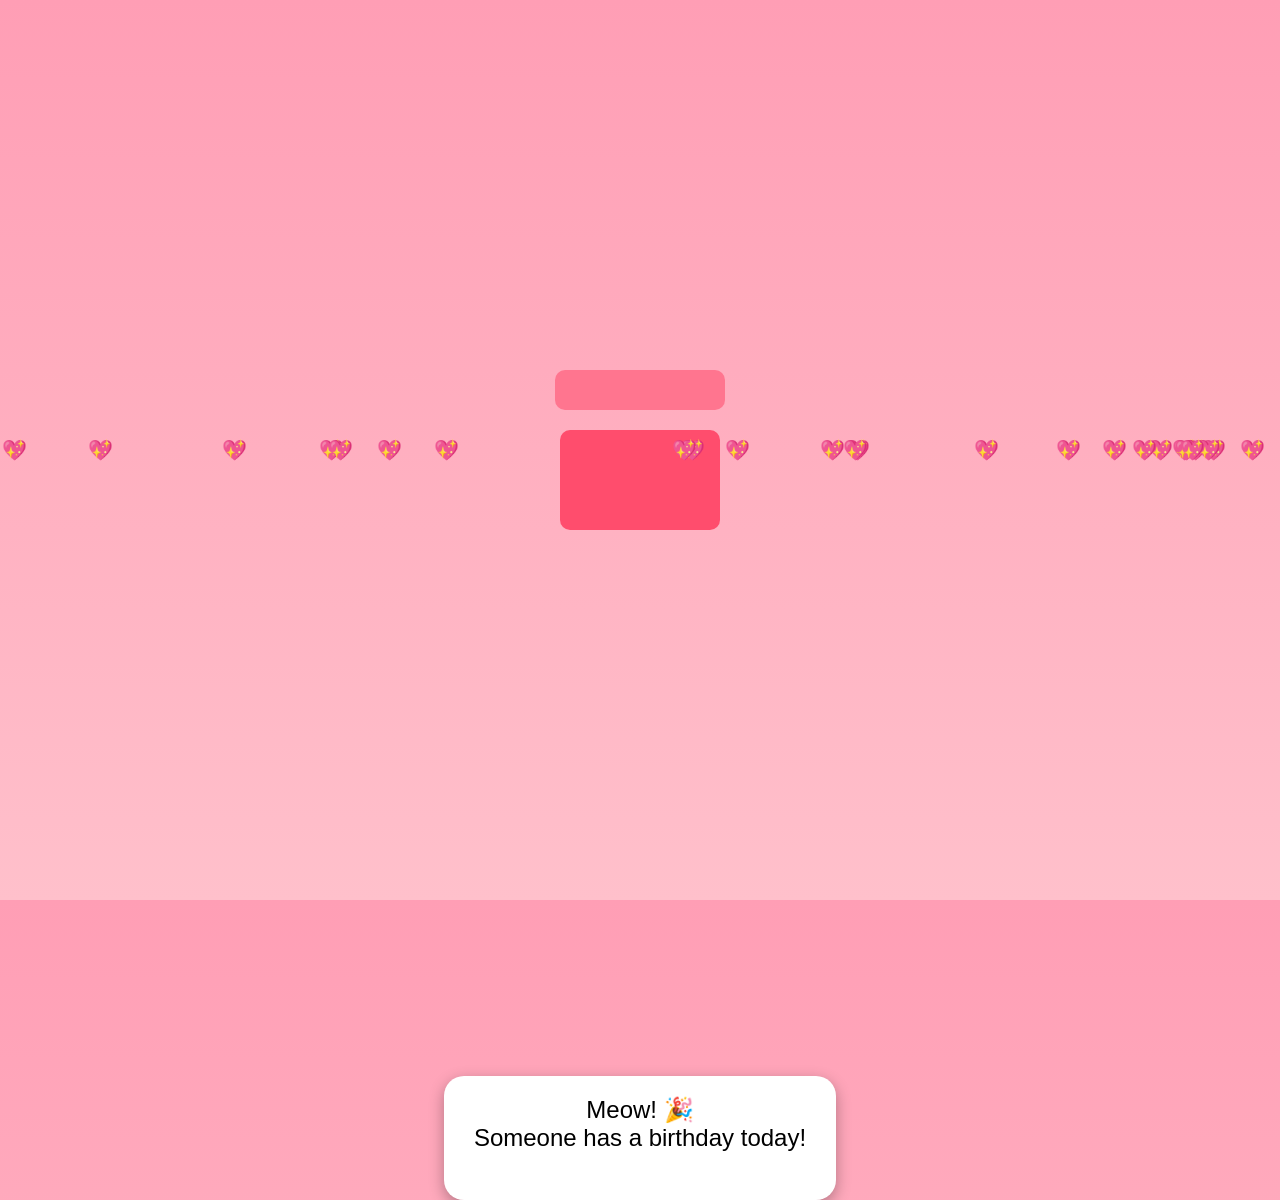
<file: index.html>
<!DOCTYPE html>

<html lang="en">

<head>
<meta charset="UTF-8">
<meta name="viewport" content="width=device-width, initial-scale=1.0">

<title>Birthday Surprise</title>

<style>

/* Page */

body{
margin:0;
height:100vh;
display:flex;
justify-content:center;
align-items:center;
flex-direction:column;
font-family:Arial;
background:linear-gradient(#ff9eb5,#ffc0cb);
overflow:hidden;
text-align:center;
}

/* Gift */

.gift{
position:relative;
width:160px;
height:160px;
cursor:pointer;
}

/* Box */

.box{
width:160px;
height:100px;
background:#ff4d6d;
position:absolute;
bottom:0;
border-radius:10px;
}

/* Lid */

.lid{
width:170px;
height:40px;
background:#ff758f;
position:absolute;
top:0;
left:-5px;
border-radius:10px;
transition:0.7s;
}

/* Cat */

.cat{
position:absolute;
font-size:70px;
top:40px;
left:45px;
opacity:0;
transition:0.7s;
}

/* Message bubble */

.bubble{
position:absolute;
bottom:-300px;
background:white;
padding:20px 30px;
border-radius:20px;
box-shadow:0 5px 15px rgba(0,0,0,0.3);
font-size:24px;
transition:1s;
}

/* Button */

.btn{
margin-top:20px;
padding:12px 25px;
font-size:18px;
border:none;
background:#ff4d6d;
color:white;
border-radius:30px;
cursor:pointer;
display:none;
}

/* Floating hearts */

.heart{
position:absolute;
font-size:20px;
animation:float 6s linear infinite;
}

@keyframes float{

0%{
transform:translateY(100vh);
opacity:0;
}

50%{
opacity:1;
}

100%{
transform:translateY(-100vh);
opacity:0;
}

}

/* Confetti */

canvas{
position:fixed;
top:0;
left:0;
pointer-events:none;
}

</style>

</head>

<body>

<div class="gift" onclick="openGift()">

<div class="lid"></div>

<div class="box"></div>

<div class="cat">🐱</div>

</div>

<div class="bubble" id="bubble">

Meow! 🎉 <br>
Someone has a birthday today!

<br><br>

<button class="btn" id="btn" onclick="goCake()">
Cut the Birthday Cake 🎂
</button>

</div>

<canvas id="confetti"></canvas>

<script>

/* Floating hearts */

for(let i=0;i<25;i++){

let heart=document.createElement("div")

heart.className="heart"
heart.innerHTML="💖"

heart.style.left=Math.random()*100+"vw"
heart.style.animationDuration=(4+Math.random()*4)+"s"

document.body.appendChild(heart)

}

/* Gift open */

function openGift(){

document.querySelector(".lid").style.transform="translateY(-80px) rotate(-15deg)"

document.querySelector(".cat").style.opacity=1

document.getElementById("bubble").style.bottom="120px"

document.getElementById("btn").style.display="inline-block"

startConfetti()

}

/* Redirect to cake page */

function goCake(){

window.location.href="cake.html"

}

/* Confetti */

const canvas=document.getElementById("confetti")
const ctx=canvas.getContext("2d")

canvas.width=window.innerWidth
canvas.height=window.innerHeight

let pieces=[]

for(let i=0;i<150;i++){

pieces.push({
x:Math.random()*canvas.width,
y:Math.random()*canvas.height,
r:Math.random()*6+4,
d:Math.random()*10
})

}

function draw(){

ctx.clearRect(0,0,canvas.width,canvas.height)

ctx.fillStyle="white"

for(let i=0;i<pieces.length;i++){

let p=pieces[i]

ctx.beginPath()
ctx.arc(p.x,p.y,p.r,0,Math.PI*2)
ctx.fill()

}

update()

requestAnimationFrame(draw)

}

function update(){

for(let i=0;i<pieces.length;i++){

let p=pieces[i]

p.y+=Math.cos(p.d)+1

if(p.y>canvas.height){
p.y=0
}

}

}

function startConfetti(){

draw()

}

</script>

</body>
</html>
</file>
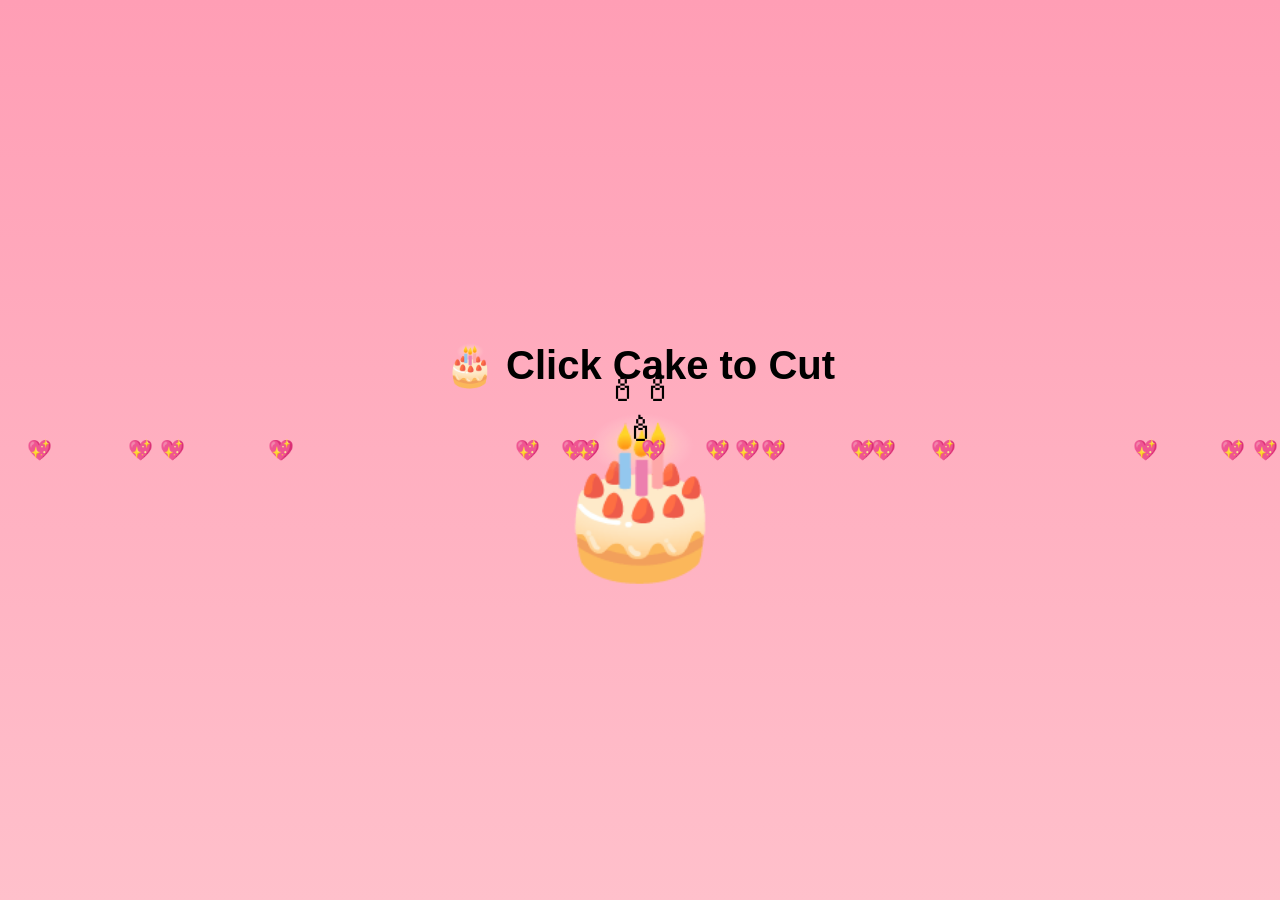
<file: cake.html>
<!DOCTYPE html>

<html lang="en">

<head>
<meta charset="UTF-8">
<meta name="viewport" content="width=device-width, initial-scale=1.0">

<title>Cut the Cake</title>

<style>

/* Page */

body{
margin:0;
height:100vh;
display:flex;
flex-direction:column;
justify-content:center;
align-items:center;
font-family:Arial;
background:linear-gradient(#ff9eb5,#ffc0cb);
text-align:center;
overflow:hidden;
}

/* Title */

h1{
font-size:40px;
margin-bottom:20px;
}

/* Cake container */

.cake-container{
position:relative;
cursor:pointer;
}

/* Cake */

.cake{
font-size:150px;
transition:0.4s;
}

.cake:hover{
transform:scale(1.1);
}

/* Candles */

.candles{
position:absolute;
top:-40px;
left:50%;
transform:translateX(-50%);
font-size:35px;
}

/* Knife */

.knife{
font-size:60px;
position:absolute;
right:-90px;
top:40px;
opacity:0;
transition:1s;
}

/* Slice */

.slice{
font-size:80px;
position:absolute;
top:40px;
left:40px;
opacity:0;
transition:1s;
}

/* Message */

.msg{
margin-top:25px;
font-size:28px;
display:none;
}

/* Button */

.btn{
margin-top:25px;
padding:12px 28px;
font-size:18px;
border:none;
background:#ff4d6d;
color:white;
border-radius:30px;
cursor:pointer;
display:none;
}

/* Floating hearts */

.heart{
position:absolute;
font-size:20px;
animation:float 6s linear infinite;
}

@keyframes float{

0%{
transform:translateY(100vh);
opacity:0;
}

50%{
opacity:1;
}

100%{
transform:translateY(-100vh);
opacity:0;
}

}

/* Fireworks canvas */

canvas{
position:fixed;
top:0;
left:0;
pointer-events:none;
}

</style>

</head>

<body>

<h1>🎂 Click Cake to Cut</h1>

<div class="cake-container" onclick="cutCake()">

<div class="candles" id="candles">🕯🕯🕯</div>

<div class="cake" id="cakeEmoji">🎂</div>

<div class="knife" id="knife">🔪</div>

<div class="slice" id="slice">🍰</div>

</div>

<div class="msg" id="msg">
🎉 Happy Birthday! 🎉
</div>

<button class="btn" id="btn" onclick="goLetter()">
Read Birthday Letter 💌
</button>

<canvas id="fireworks"></canvas>

<script>

/* Floating hearts */

for(let i=0;i<20;i++){

let heart=document.createElement("div")
heart.className="heart"
heart.innerHTML="💖"

heart.style.left=Math.random()*100+"vw"
heart.style.animationDuration=(4+Math.random()*4)+"s"

document.body.appendChild(heart)

}

/* Cake cutting */

function cutCake(){

document.getElementById("candles").innerHTML="🔥🔥🔥"

const knife=document.getElementById("knife")
knife.style.opacity=1
knife.style.transform="translateX(-90px)"

setTimeout(()=>{

document.getElementById("cakeEmoji").innerHTML="🍰"

const slice=document.getElementById("slice")
slice.style.opacity=1
slice.style.transform="translateY(120px)"

startFireworks()

document.getElementById("msg").style.display="block"
document.getElementById("btn").style.display="inline-block"

},1000)

}

/* Next page */

function goLetter(){
window.location.href="letter.html"
}

/* Fireworks */

const canvas=document.getElementById("fireworks")
const ctx=canvas.getContext("2d")

canvas.width=window.innerWidth
canvas.height=window.innerHeight

let particles=[]

function startFireworks(){

for(let i=0;i<150;i++){

particles.push({
x:canvas.width/2,
y:canvas.height/2,
dx:(Math.random()-0.5)*8,
dy:(Math.random()-0.5)*8,
size:Math.random()*3+2
})

}

animate()

}

function animate(){

ctx.clearRect(0,0,canvas.width,canvas.height)

ctx.fillStyle="white"

particles.forEach(p=>{

p.x+=p.dx
p.y+=p.dy

ctx.beginPath()
ctx.arc(p.x,p.y,p.size,0,Math.PI*2)
ctx.fill()

})

requestAnimationFrame(animate)

}

</script>

</body>
</html>
</file>
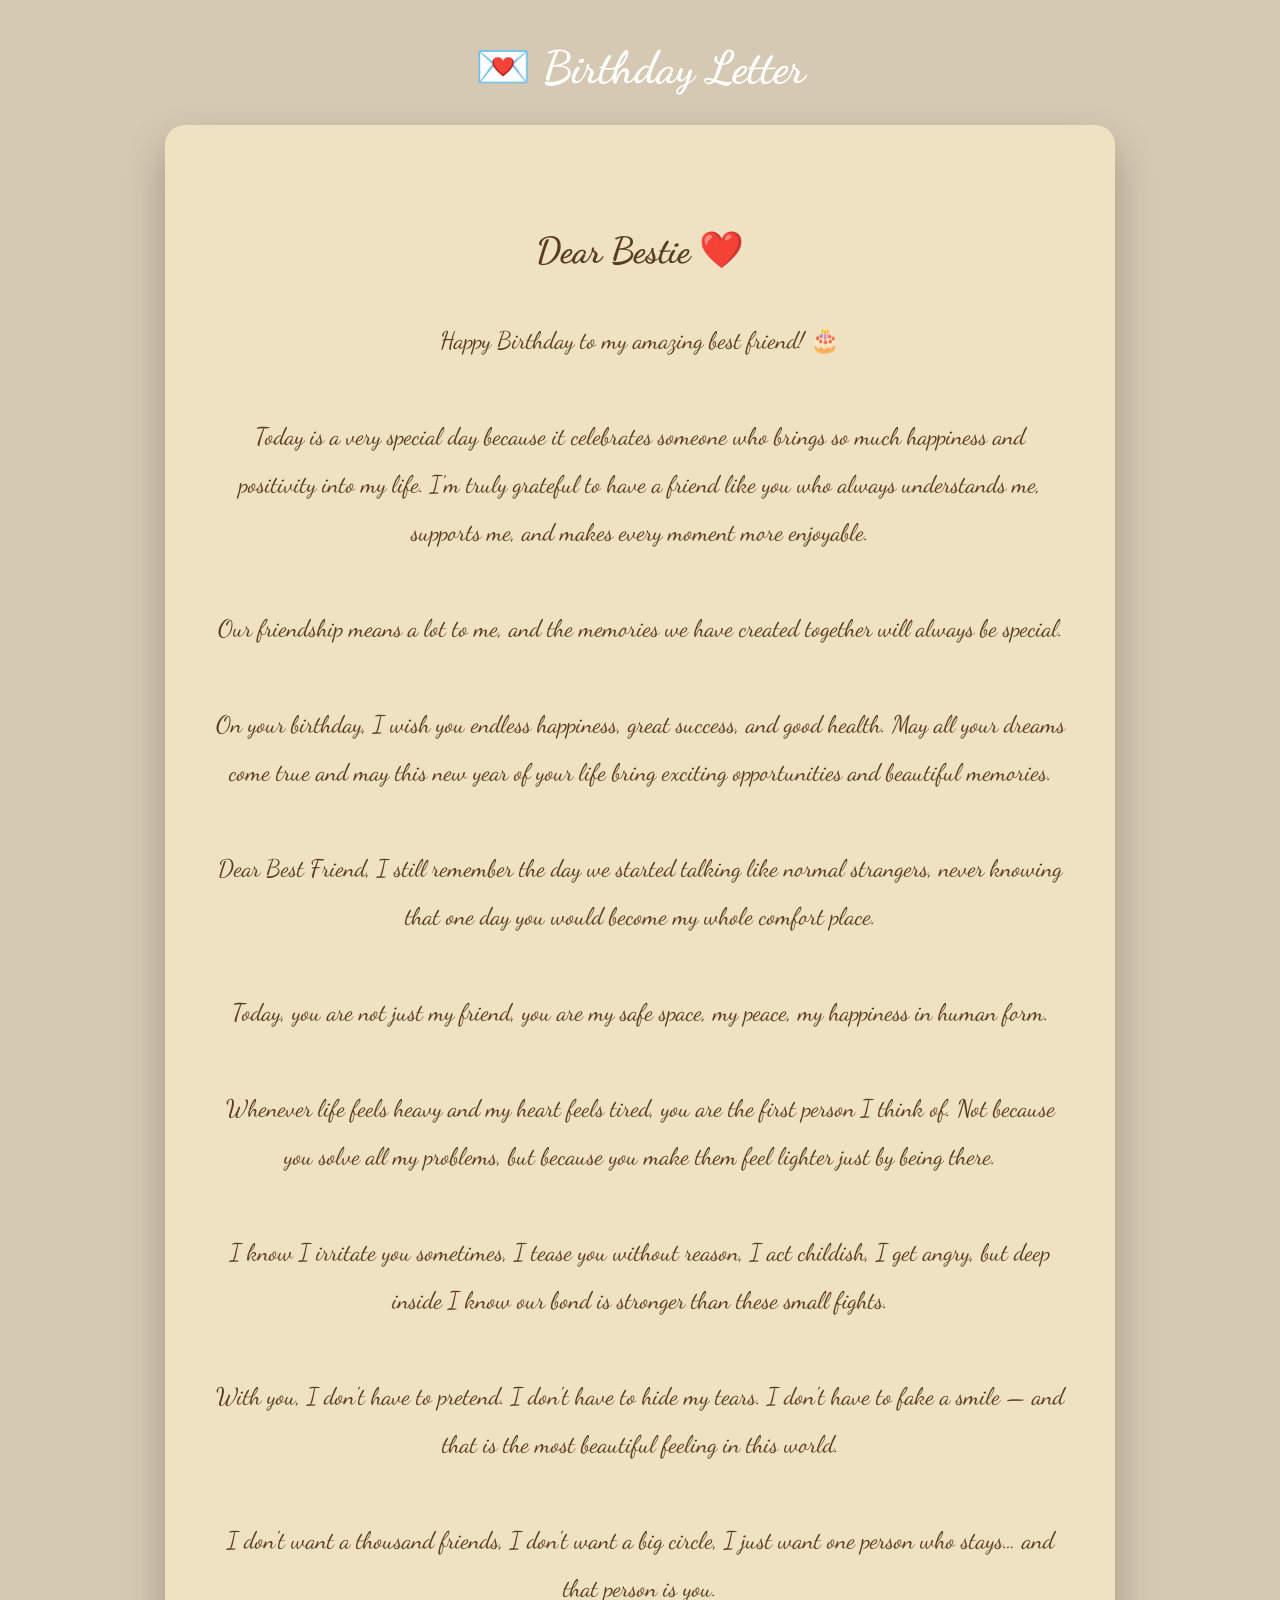
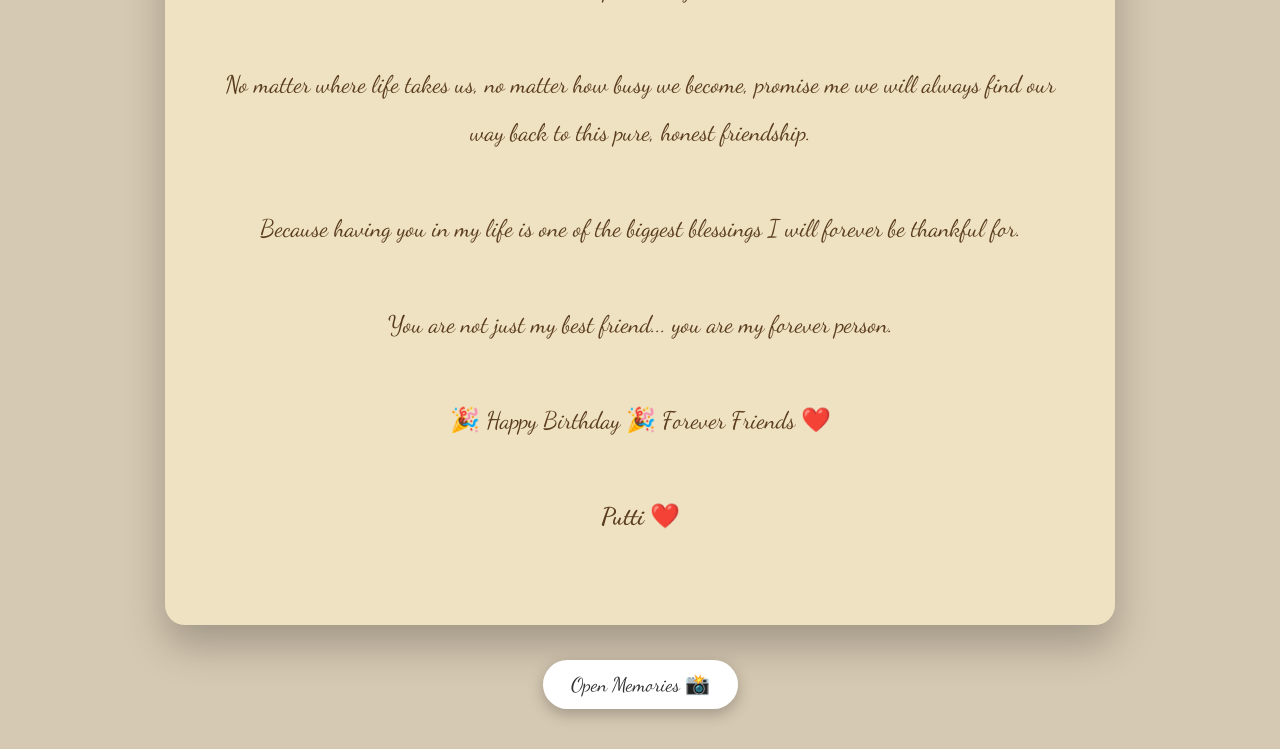
<file: letter.html>
<!DOCTYPE html>

<html lang="en">

<head>
<meta charset="UTF-8">
<meta name="viewport" content="width=device-width, initial-scale=1.0">

<title>Birthday Letter</title>

<link href="https://fonts.googleapis.com/css2?family=Dancing+Script:wght@400;600&display=swap" rel="stylesheet">

<style>

/* Page */

body{
margin:0;
font-family:'Dancing Script', cursive;
background:#d6c9b3;
display:flex;
flex-direction:column;
align-items:center;
padding:40px 20px;
text-align:center;
}

/* Title */

.title{
font-size:45px;
font-weight:bold;
color:white;
margin-bottom:30px;
}

/* Letter */

.scroll{
max-width:850px;
background:#efe2c2;
padding:60px 50px;
border-radius:20px;
box-shadow:0 20px 40px rgba(0,0,0,0.25);
line-height:2;
font-size:24px;
color:#5a3d1e;
}

/* Heading */

.scroll h2{
text-align:center;
font-size:36px;
margin-bottom:30px;
}

/* Text */

.scroll p{
text-align:center;
}

/* Button */

.next{
margin-top:35px;
text-decoration:none;
font-size:20px;
background:white;
padding:12px 28px;
border-radius:30px;
box-shadow:0 5px 15px rgba(0,0,0,0.25);
color:#333;
transition:0.3s;
}

.next:hover{
background:#ffe4ef;
transform:scale(1.05);
}

/* Mobile */

@media(max-width:768px){

.scroll{
padding:35px 25px;
font-size:20px;
}

.scroll h2{
font-size:30px;
}

.title{
font-size:32px;
}

}

</style>

</head>

<body>

<div class="title">💌 Birthday Letter</div>

<div class="scroll">

<h2>Dear Bestie ❤️</h2>

<p>

Happy Birthday to my amazing best friend! 🎂

<br><br>

Today is a very special day because it celebrates someone who brings so much happiness and positivity into my life. I’m truly grateful to have a friend like you who always understands me, supports me, and makes every moment more enjoyable.

<br><br>

Our friendship means a lot to me, and the memories we have created together will always be special.

<br><br>

On your birthday, I wish you endless happiness, great success, and good health. May all your dreams come true and may this new year of your life bring exciting opportunities and beautiful memories.

<br><br>

Dear Best Friend, I still remember the day we started talking like normal strangers, never knowing that one day you would become my whole comfort place.

<br><br>

Today, you are not just my friend, you are my safe space, my peace, my happiness in human form.

<br><br>

Whenever life feels heavy and my heart feels tired, you are the first person I think of. Not because you solve all my problems, but because you make them feel lighter just by being there.

<br><br>

I know I irritate you sometimes, I tease you without reason, I act childish, I get angry, but deep inside I know our bond is stronger than these small fights.

<br><br>

With you, I don't have to pretend. I don't have to hide my tears. I don't have to fake a smile — and that is the most beautiful feeling in this world.

<br><br>

I don't want a thousand friends, I don't want a big circle, I just want one person who stays… and that person is you.

<br><br>

No matter where life takes us, no matter how busy we become, promise me we will always find our way back to this pure, honest friendship.

<br><br>

Because having you in my life is one of the biggest blessings I will forever be thankful for.

<br><br>

You are not just my best friend...
you are my forever person.

<br><br>

🎉 Happy Birthday 🎉
Forever Friends ❤️

<br><br>

<b>Putti ❤️</b>

</p>

</div>

<a class="next" href="memories.html">Open Memories 📸</a>

</body>
</html>
</file>
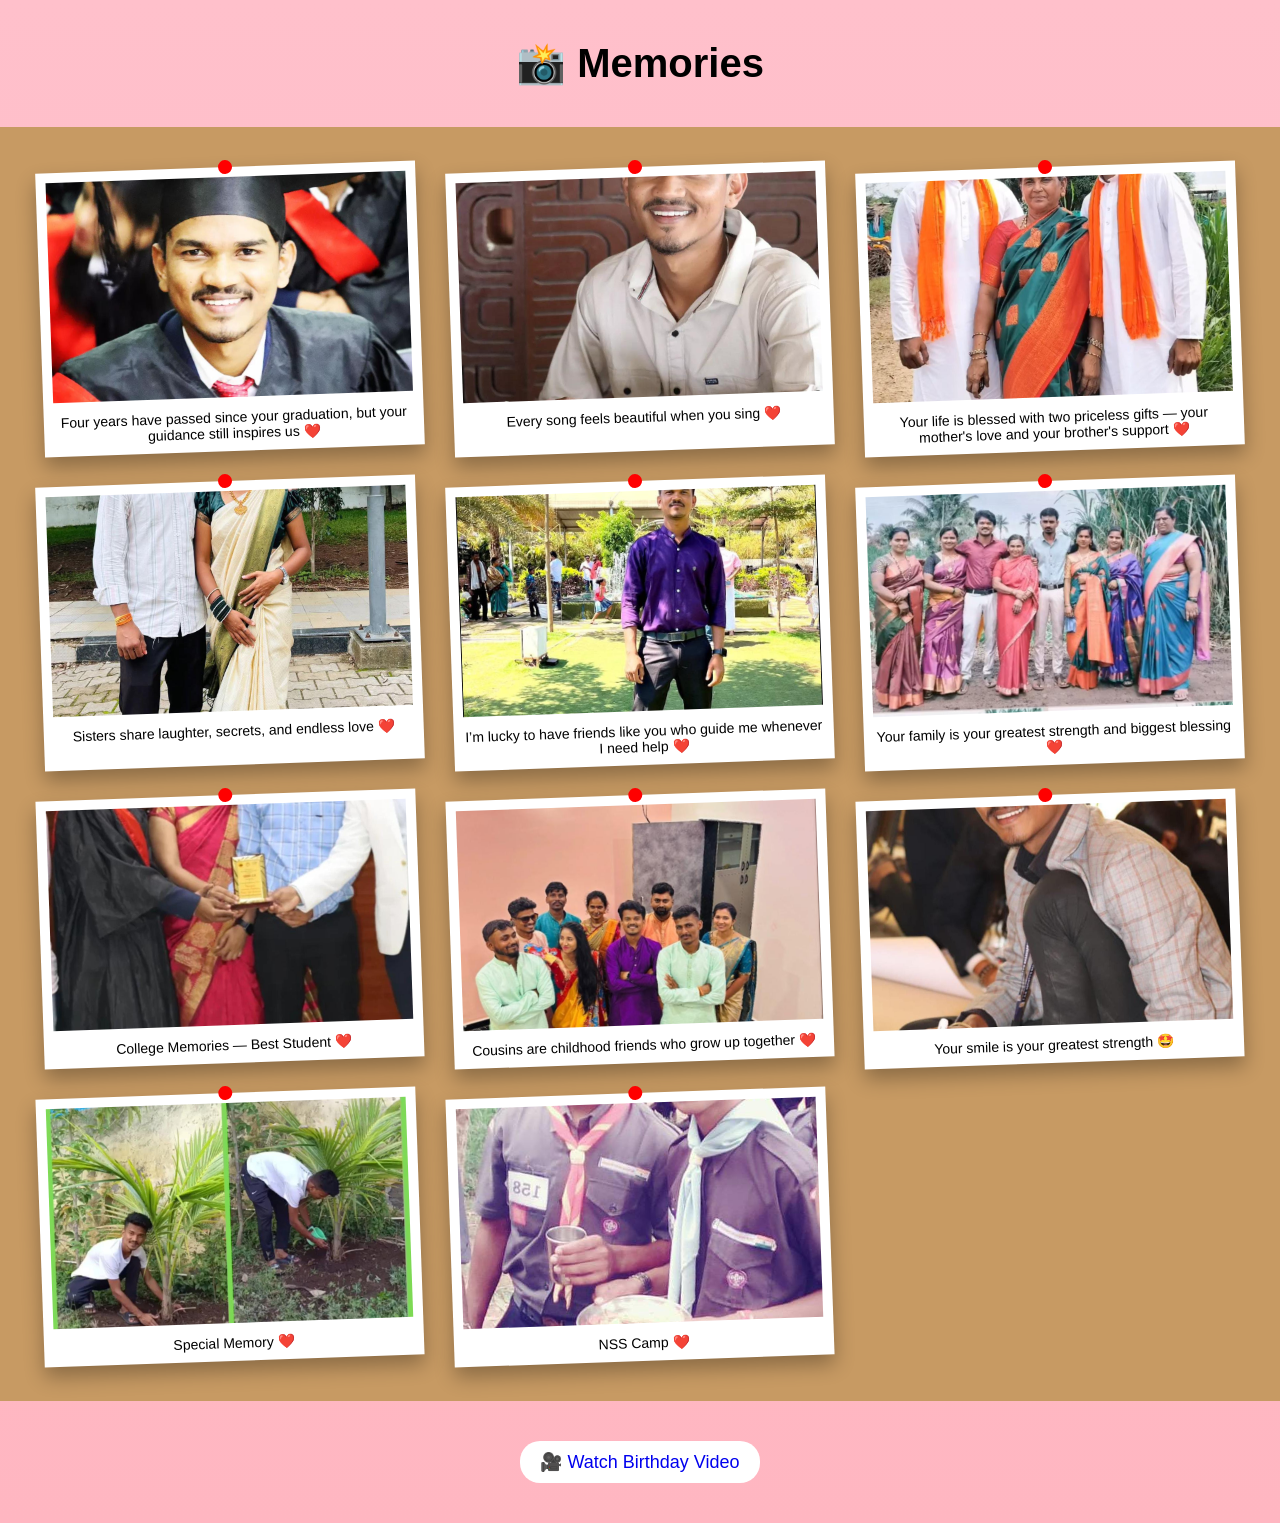
<file: memories.html>
<!DOCTYPE html>

<html lang="en">

<head>

<meta charset="UTF-8">
<meta name="viewport" content="width=device-width, initial-scale=1.0">

<title>Memories</title>

<style>

/* Reset */

*{
box-sizing:border-box;
margin:0;
padding:0;
}

/* Background */

body{
font-family:Arial;
background:linear-gradient(#ffc0cb,#ffb6c1);
text-align:center;
}

/* Title */

h1{
margin:40px 0;
font-size:40px;
}

/* Corkboard */

.corkboard{
display:grid;
grid-template-columns:repeat(3,1fr);
gap:30px;
padding:40px;
background:#c79a63;
}

/* Polaroid */

.polaroid{
background:white;
padding:10px;
box-shadow:0 10px 20px rgba(0,0,0,0.3);
position:relative;
transform:rotate(-2deg);
transition:0.3s;
cursor:pointer;
}

.polaroid:hover{
transform:scale(1.05) rotate(0deg);
}

.polaroid img{
width:100%;
height:220px;
object-fit:cover;
}

.polaroid p{
margin-top:8px;
font-size:14px;
}

.pin{
width:14px;
height:14px;
background:red;
border-radius:50%;
position:absolute;
top:-7px;
left:50%;
transform:translateX(-50%);
}

/* Viewer */

#viewer{
display:none;
position:fixed;
top:0;
left:0;
width:100%;
height:100%;
background:rgba(0,0,0,0.95);
justify-content:center;
align-items:center;
flex-direction:column;
z-index:999;
}

/* Image */

#viewer img{
max-width:90%;
max-height:80%;
border-radius:10px;
transition:0.4s;
cursor:zoom-in;
}

/* Zoom */

.zoom{
transform:scale(1.5);
cursor:zoom-out;
}

/* Close */

.close{
position:absolute;
top:25px;
right:40px;
font-size:40px;
color:white;
cursor:pointer;
}

/* Arrows */

.arrow{
position:absolute;
top:50%;
font-size:60px;
color:white;
cursor:pointer;
user-select:none;
}

.left{
left:40px;
}

.right{
right:40px;
}

/* Navigation */

.nav{
margin:40px;
display:flex;
justify-content:center;
gap:30px;
flex-wrap:wrap;
}

.nav a{
text-decoration:none;
font-size:18px;
background:white;
padding:10px 20px;
border-radius:20px;
}

/* Mobile */

@media(max-width:768px){
.corkboard{
grid-template-columns:repeat(2,1fr);
}
}

@media(max-width:500px){
.corkboard{
grid-template-columns:1fr;
}
}

</style>

</head>

<body>

<h1>📸 Memories</h1>

<div class="corkboard">

<div class="polaroid"><img src="images/photo1.jpg" onclick="openViewer(0)"><p>Four years have passed since your graduation, but your guidance still inspires us ❤️</p><div class="pin"></div></div>

<div class="polaroid"><img src="images/photo2.jpg" onclick="openViewer(1)"><p>Every song feels beautiful when you sing ❤️</p><div class="pin"></div></div>

<div class="polaroid"><img src="images/photo3.jpg" onclick="openViewer(2)"><p>Your life is blessed with two priceless gifts — your mother's love and your brother's support ❤️</p><div class="pin"></div></div>

<div class="polaroid"><img src="images/photo4.jpg" onclick="openViewer(3)"><p>Sisters share laughter, secrets, and endless love ❤️</p><div class="pin"></div></div>

<div class="polaroid"><img src="images/photo5.jpg" onclick="openViewer(4)"><p>I’m lucky to have friends like you who guide me whenever I need help ❤️</p><div class="pin"></div></div>

<div class="polaroid"><img src="images/photo6.jpg" onclick="openViewer(5)"><p>Your family is your greatest strength and biggest blessing ❤️</p><div class="pin"></div></div>

<div class="polaroid"><img src="images/photo7.jpg" onclick="openViewer(6)"><p>College Memories — Best Student ❤️</p><div class="pin"></div></div>

<div class="polaroid"><img src="images/photo8.jpg" onclick="openViewer(7)"><p>Cousins are childhood friends who grow up together ❤️</p><div class="pin"></div></div>

<div class="polaroid"><img src="images/photo9.jpg" onclick="openViewer(8)"><p>Your smile is your greatest strength 🤩</p><div class="pin"></div></div>

<div class="polaroid"><img src="images/photo12.jpg" onclick="openViewer(9)"><p>Special Memory ❤️</p><div class="pin"></div></div>

<div class="polaroid"><img src="images/photo14.jpg" onclick="openViewer(10)"><p>NSS Camp ❤️</p><div class="pin"></div></div>

</div>

<div class="nav">
<a href="video.html">🎥 Watch Birthday Video</a>
</div>

<!-- Viewer -->

<div id="viewer">

<span class="close" onclick="closeViewer()">✖</span>

<span class="arrow left" onclick="prev()">❮</span>

<img id="viewerImg">

<span class="arrow right" onclick="next()">❯</span>

</div>

<script>

const images=[
"images/photo1.jpg",
"images/photo2.jpg",
"images/photo3.jpg",
"images/photo4.jpg",
"images/photo5.jpg",
"images/photo6.jpg",
"images/photo7.jpg",
"images/photo8.jpg",
"images/photo9.jpg",
"images/photo12.jpg",
"images/photo14.jpg"
]

let index=0
let slide

function openViewer(i){

index=i

document.getElementById("viewer").style.display="flex"
document.getElementById("viewerImg").src=images[index]

startSlide()

}

function closeViewer(){

document.getElementById("viewer").style.display="none"
clearInterval(slide)

}

function next(){

index=(index+1)%images.length
document.getElementById("viewerImg").src=images[index]

}

function prev(){

index=(index-1+images.length)%images.length
document.getElementById("viewerImg").src=images[index]

}

document.getElementById("viewerImg").onclick=function(){

this.classList.toggle("zoom")

}

function startSlide(){

slide=setInterval(next,3000)

}

</script>

</body>
</html>
</file>
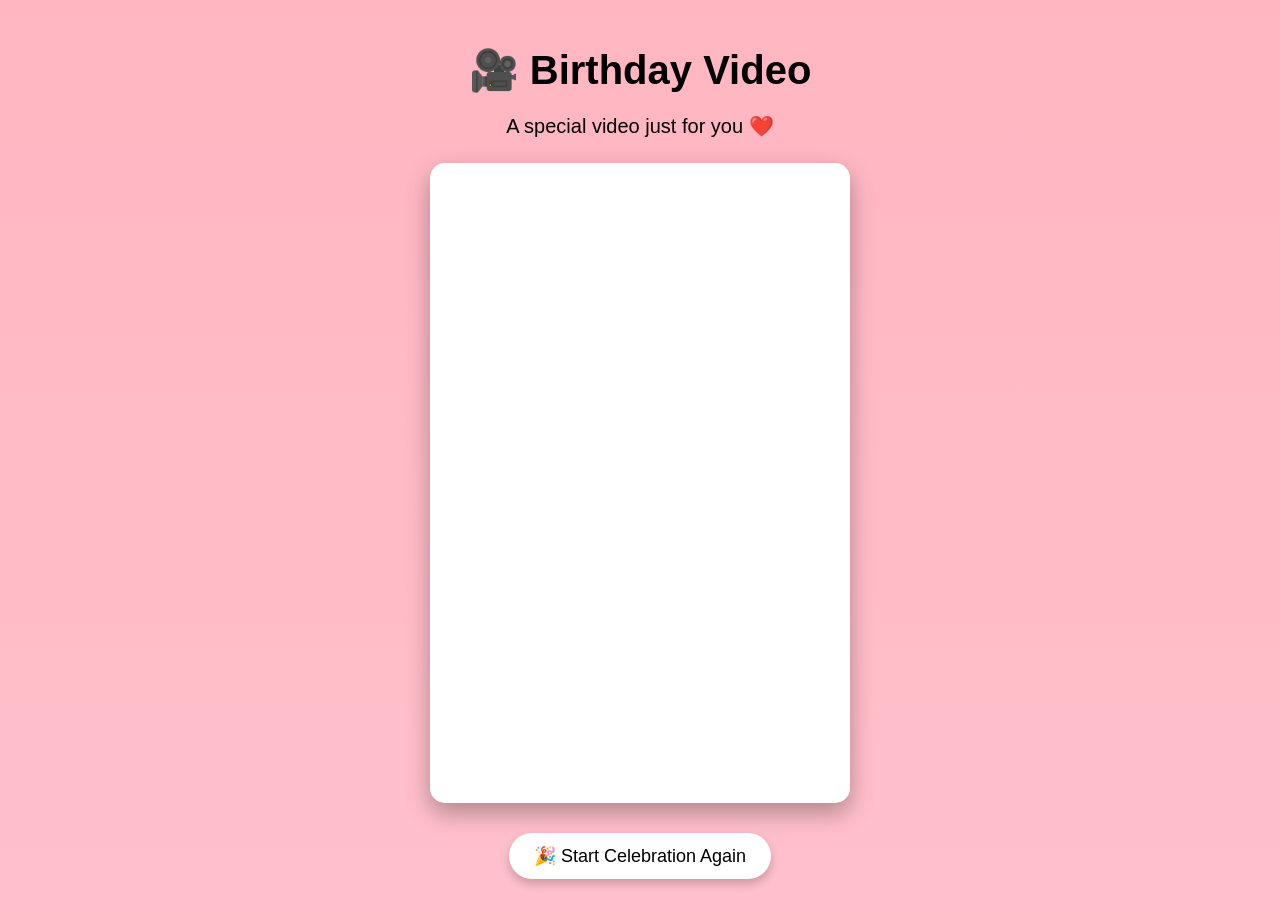
<file: video.html>
<!DOCTYPE html>

<html lang="en">

<head>
<meta charset="UTF-8">
<meta name="viewport" content="width=device-width, initial-scale=1.0">

<title>Birthday Video</title>

<style>

/* Page */

body{
margin:0;
font-family:Arial, sans-serif;
background:linear-gradient(#ffb6c1,#ffc0cb);
display:flex;
flex-direction:column;
align-items:center;
justify-content:center;
min-height:100vh;
text-align:center;
}

/* Title */

h1{
margin-bottom:20px;
font-size:40px;
}

/* Message */

.msg{
font-size:20px;
margin-bottom:25px;
}

/* Video container */

.video{
width:90%;
max-width:420px;
height:640px;
box-shadow:0 10px 25px rgba(0,0,0,0.3);
border-radius:15px;
overflow:hidden;
background:white;
}

/* Instagram embed */

.video iframe{
width:100%;
height:100%;
border:none;
}

/* Button */

.btn{
margin-top:30px;
text-decoration:none;
background:white;
padding:12px 25px;
border-radius:25px;
font-size:18px;
box-shadow:0 5px 10px rgba(0,0,0,0.2);
color:black;
transition:0.3s;
}

.btn:hover{
background:#ffe6f0;
transform:scale(1.05);
}

/* Mobile */

@media(max-width:600px){

h1{
font-size:28px;
}

.video{
height:520px;
}

}

</style>

</head>

<body>

<h1>🎥 Birthday Video</h1>

<div class="msg">
A special video just for you ❤️
</div>

<div class="video">

<iframe
src="https://www.instagram.com/reel/DIWeX-bTjB6/embed"
allowfullscreen>
</iframe>

</div>

<a class="btn" href="index.html">🎉 Start Celebration Again</a>

</body>

</html>
</file>
